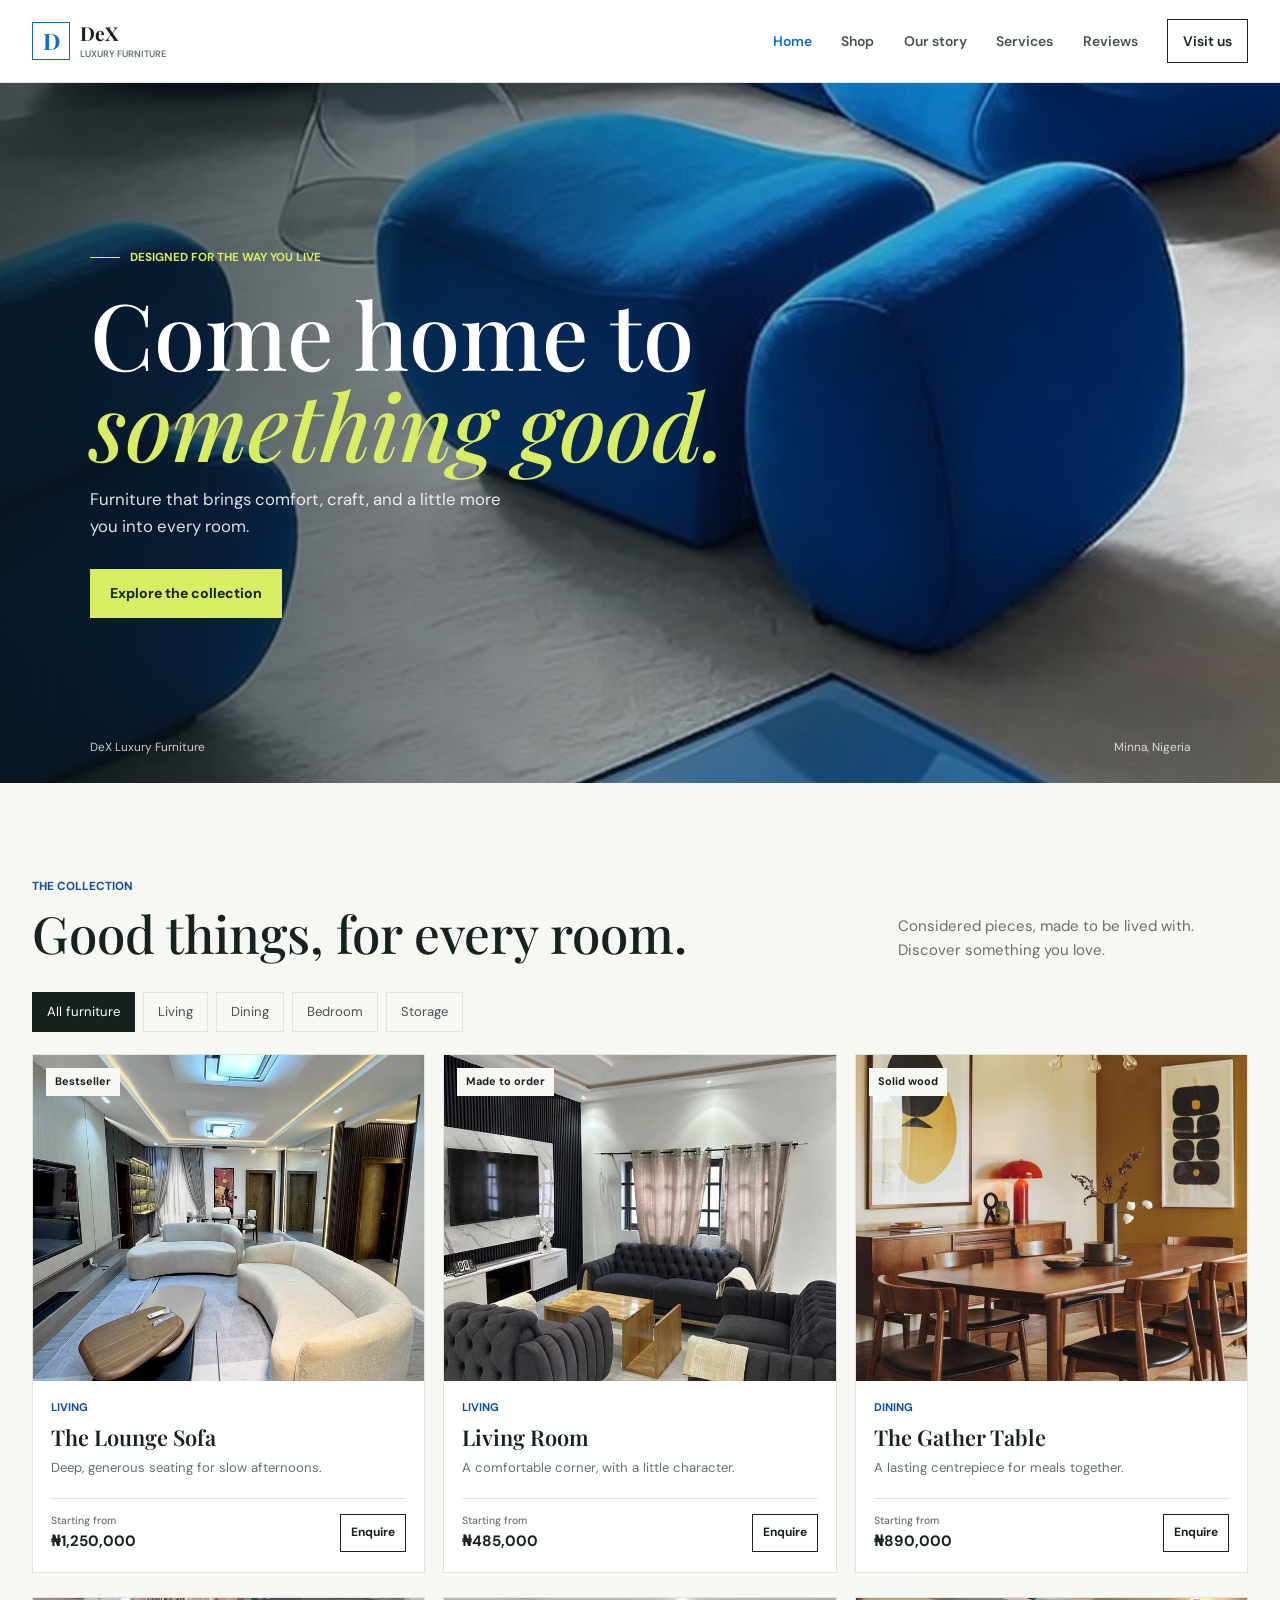
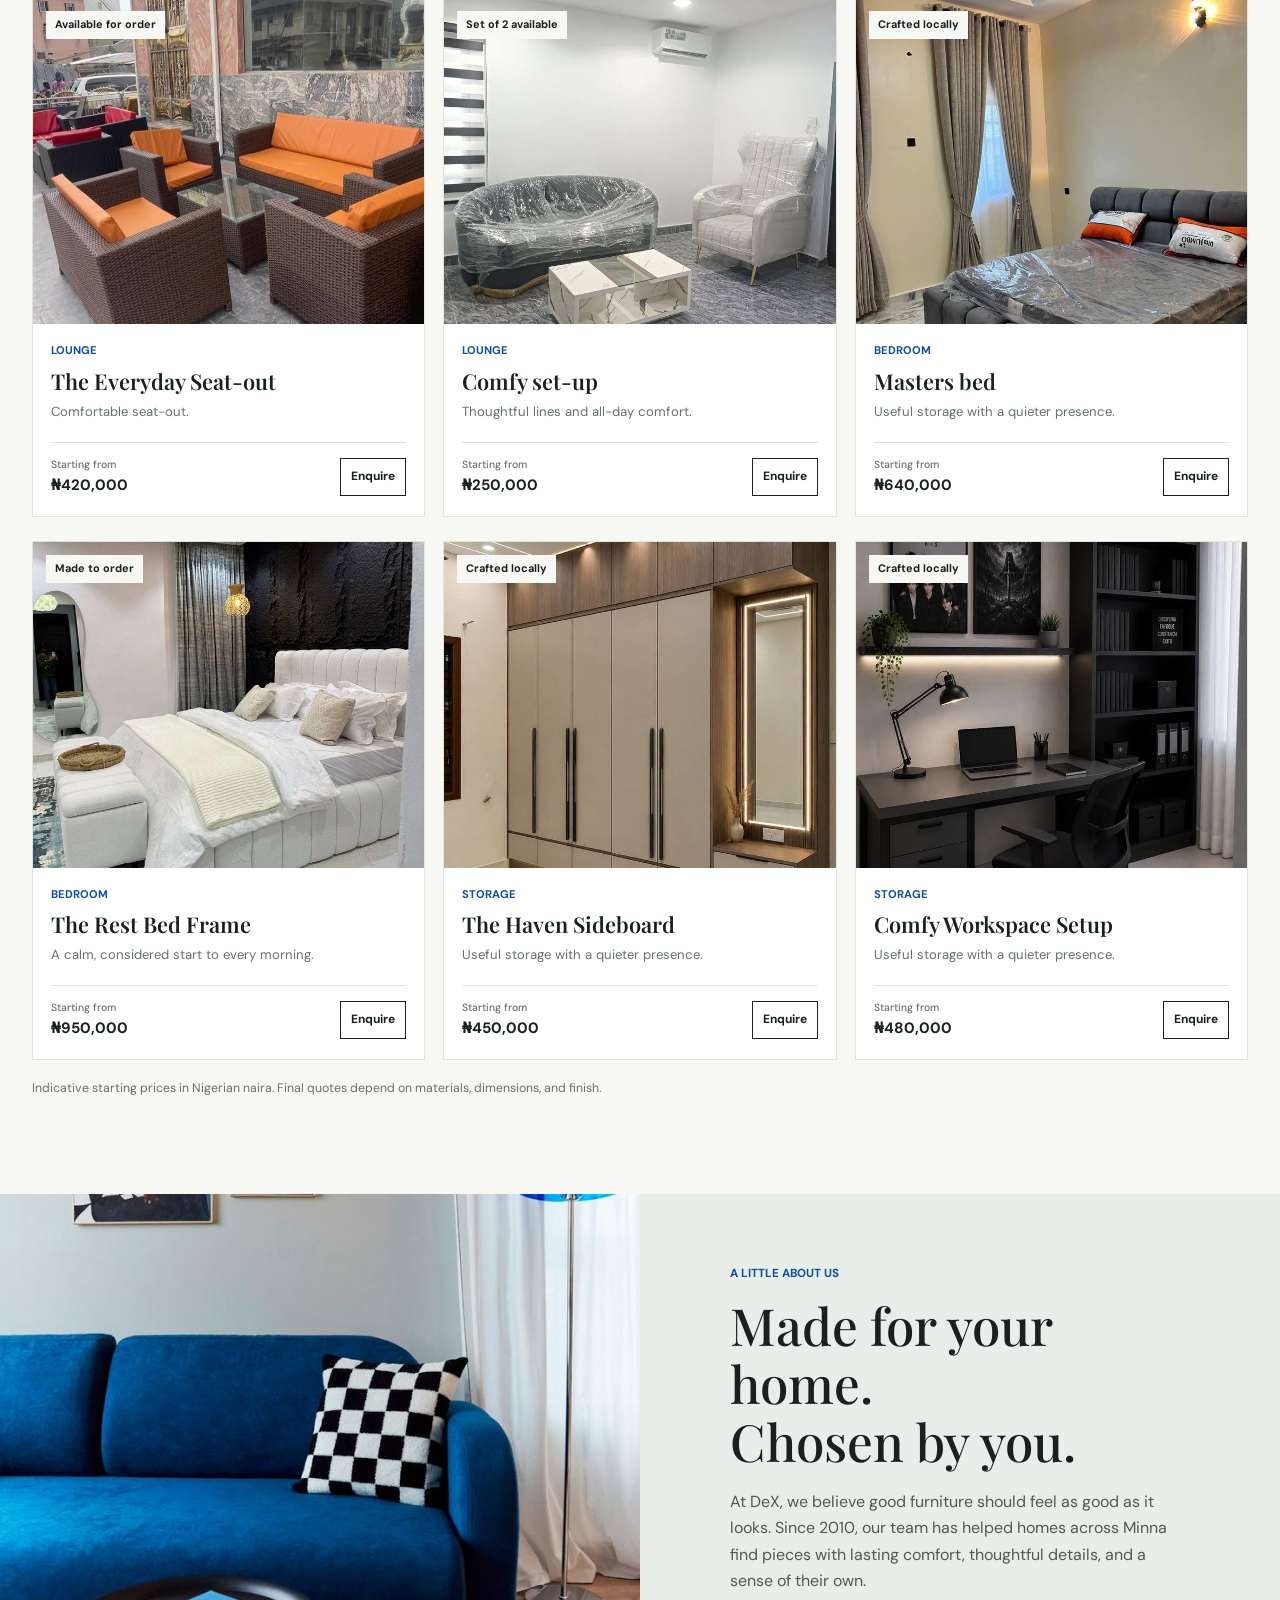
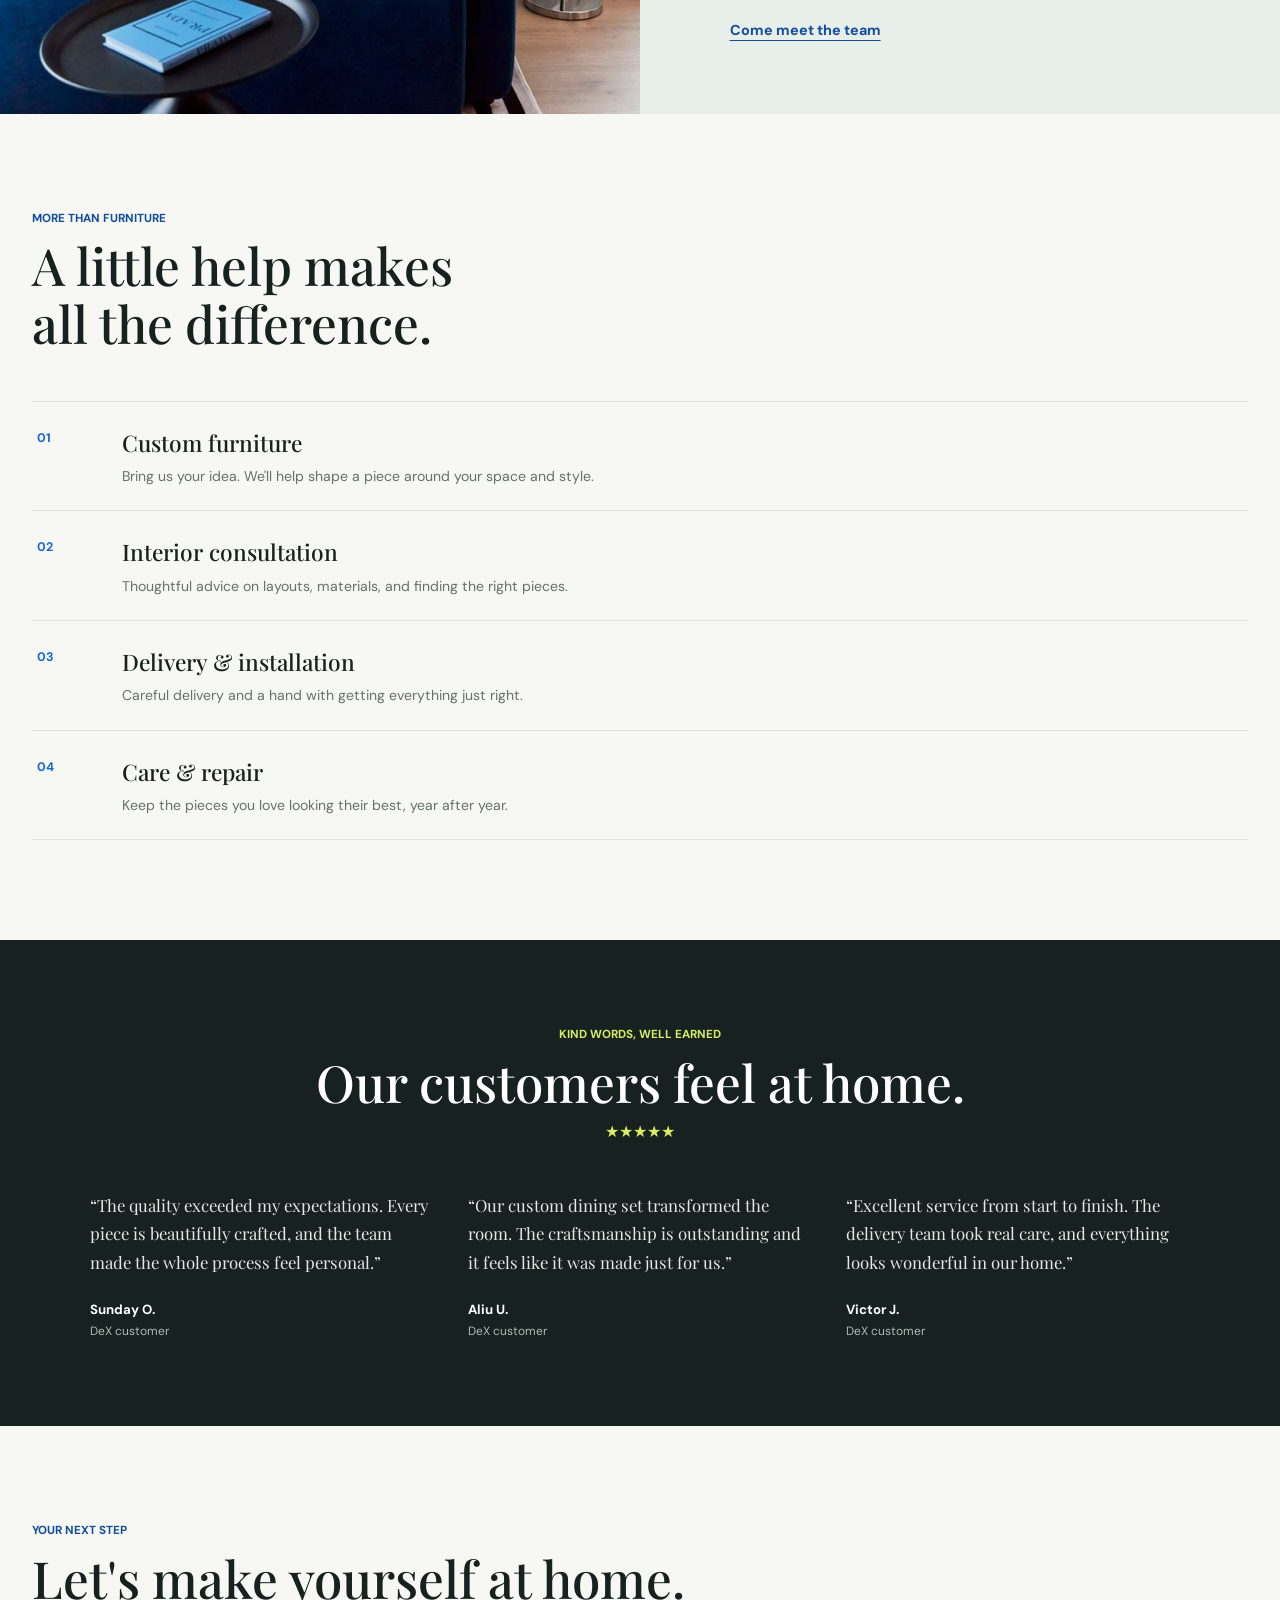
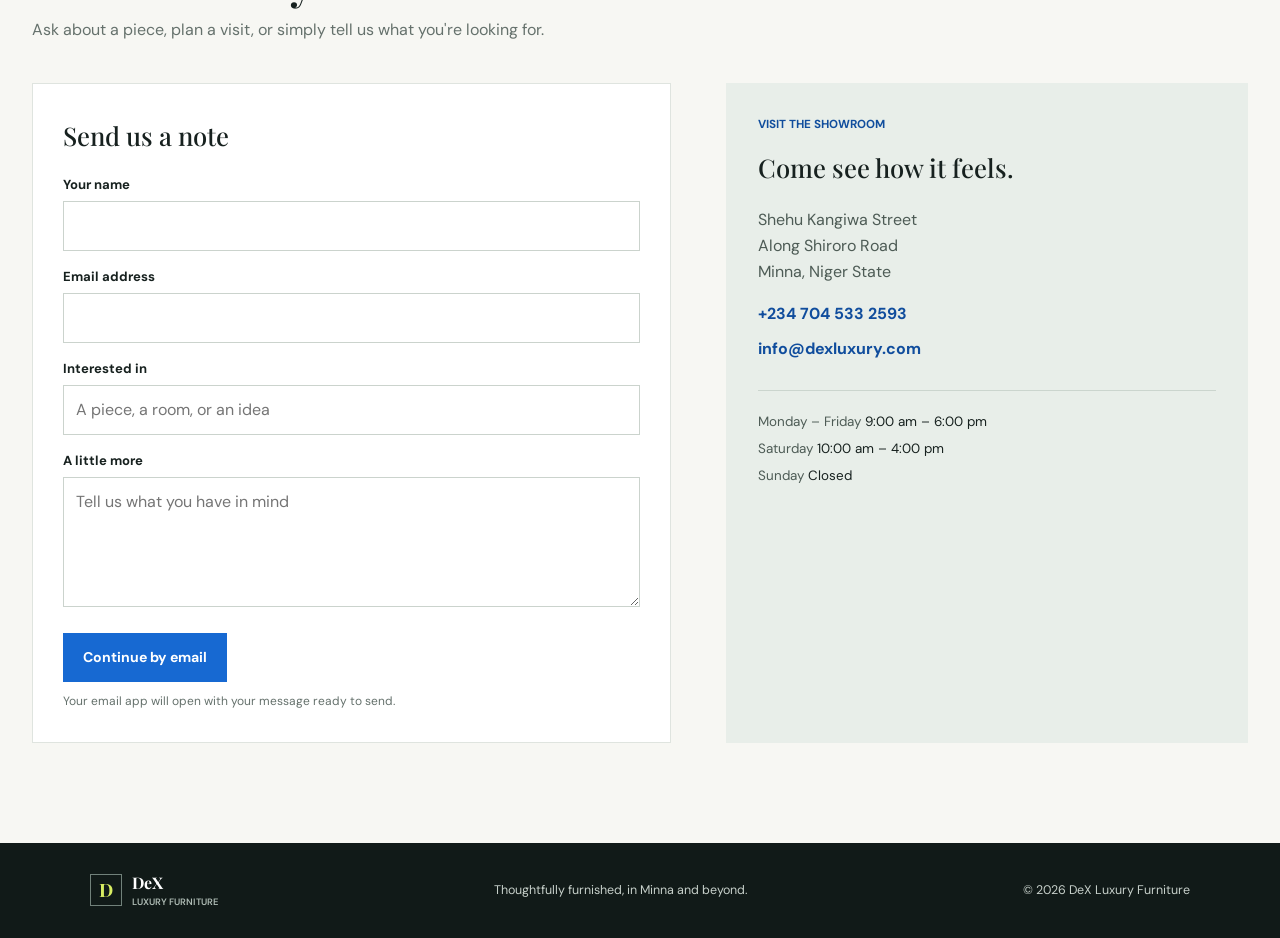
<file: index.html>
<!DOCTYPE html>
<html lang="en">
<head>
    <meta charset="UTF-8">
    <meta name="viewport" content="width=device-width, initial-scale=1.0">
    <meta name="description" content="Discover furniture for beautiful, comfortable living at DeX Luxury Furniture in Minna, Nigeria.">
    <meta name="theme-color" content="#17211f">
    <title>DeX Luxury Furniture | Furniture for Living</title>
    <link rel="stylesheet" href="store.css">
</head>
<body>
    <header class="site-header">
        <nav class="navbar" aria-label="Main navigation">
            <div class="nav-container">
                <a class="logo" href="#home" aria-label="DeX Luxury Furniture home"><span class="logo-mark">D</span><span>DeX <small>Luxury Furniture</small></span></a>
                <ul class="nav-links">
                    <li><a class="active" href="#home">Home</a></li>
                    <li><a href="#collection">Shop</a></li>
                    <li><a href="#about">Our story</a></li>
                    <li><a href="#services">Services</a></li>
                    <li><a href="#reviews">Reviews</a></li>
                    <li><a class="nav-visit" href="#contact">Visit us</a></li>
                </ul>
            </div>
        </nav>
    </header>

    <main>
        <section class="hero" id="home">
            <div class="hero-content">
                <p class="eyebrow"><span class="eyebrow-line"></span>Designed for the way you live</p>
                <h1>Come home to<br><em>something good.</em></h1>
                <p>Furniture that brings comfort, craft, and a little more you into every room.</p>
                <a href="#collection" class="cta-button">Explore the collection</a>
            </div>
            <div class="hero-caption"><span>DeX Luxury Furniture</span><span>Minna, Nigeria</span></div>
        </section>

        <section class="featured section-wrap" id="collection">
            <div class="section-heading">
                <div>
                    <p class="eyebrow eyebrow-dark">The collection</p>
                    <h2>Good things, for every room.</h2>
                </div>
                <p class="section-intro">Considered pieces, made to be lived with. Discover something you love.</p>
            </div>
            <div class="filter-bar" role="group" aria-label="Filter furniture by room">
                <button class="filter-button active" type="button" data-filter="all" aria-pressed="true">All furniture</button>
                <button class="filter-button" type="button" data-filter="living" aria-pressed="false">Living</button>
                <button class="filter-button" type="button" data-filter="dining" aria-pressed="false">Dining</button>
                <button class="filter-button" type="button" data-filter="bedroom" aria-pressed="false">Bedroom</button>
                <button class="filter-button" type="button" data-filter="storage" aria-pressed="false">Storage</button>
            </div>
            <div class="product-grid" id="productGrid" aria-live="polite"></div>
            <p class="price-note">Indicative starting prices in Nigerian naira. Final quotes depend on materials, dimensions, and finish.</p>
        </section>

        <section class="story-band" id="about">
            <div class="story-image" role="img" aria-label="A considered, comfortable living room"></div>
            <div class="story-copy">
                <p class="eyebrow eyebrow-dark">A little about us</p>
                <h2>Made for your home.<br>Chosen by you.</h2>
                <p>At DeX, we believe good furniture should feel as good as it looks. Since 2010, our team has helped homes across Minna find pieces with lasting comfort, thoughtful details, and a sense of their own.</p>
                <a href="#contact" class="text-link">Come meet the team</a>
            </div>
        </section>

        <section class="services-section section-wrap" id="services">
            <div class="section-heading">
                <div>
                    <p class="eyebrow eyebrow-dark">More than furniture</p>
                    <h2>A little help makes<br>all the difference.</h2>
                </div>
                <!-- <p class="section-intro">From the first sketch to the final placement, we're here to make the process feel easy.</p> -->
            </div>
            <div class="service-list">
                <article class="service-item"><span class="service-number">01</span><div><h3>Custom furniture</h3><p>Bring us your idea. We'll help shape a piece around your space and style.</p></div></article>
                <article class="service-item"><span class="service-number">02</span><div><h3>Interior consultation</h3><p>Thoughtful advice on layouts, materials, and finding the right pieces.</p></div></article>
                <article class="service-item"><span class="service-number">03</span><div><h3>Delivery &amp; installation</h3><p>Careful delivery and a hand with getting everything just right.</p></div></article>
                <article class="service-item"><span class="service-number">04</span><div><h3>Care &amp; repair</h3><p>Keep the pieces you love looking their best, year after year.</p></div></article>
            </div>
        </section>

        <section class="reviews-section" id="reviews">
            <div class="review-heading"><p class="eyebrow">Kind words, well earned</p><h2>Our customers feel at home.</h2><p>★★★★★</p></div>
            <div class="review-grid">
                <blockquote>“The quality exceeded my expectations. Every piece is beautifully crafted, and the team made the whole process feel personal.”<cite>Sunday O. <span>DeX customer</span></cite></blockquote>
                <blockquote>“Our custom dining set transformed the room. The craftsmanship is outstanding and it feels like it was made just for us.”<cite>Aliu U. <span>DeX customer</span></cite></blockquote>
                <blockquote>“Excellent service from start to finish. The delivery team took real care, and everything looks wonderful in our home.”<cite>Victor J. <span>DeX customer</span></cite></blockquote>
            </div>
        </section>

        <section class="contact-section section-wrap" id="contact">
            <div class="contact-heading"><p class="eyebrow eyebrow-dark">Your next step</p><h2>Let's make yourself at home.</h2><p>Ask about a piece, plan a visit, or simply tell us what you're looking for.</p></div>
            <div class="contact-content">
                <form action="https://formspree.io/f/xkjglbrw" method="post" class="contact-form" id="contactForm">
                    <h3>Send us a note</h3>
                    <label for="name">Your name</label>
                    <input id="name" name="name" type="text" autocomplete="name" required>
                    <label for="email">Email address</label>
                    <input id="email" name="email" type="email" autocomplete="email" required>
                    <label for="productInterest">Interested in</label>
                    <input id="productInterest" name="product" type="text" placeholder="A piece, a room, or an idea">
                    <label for="message">A little more</label>
                    <textarea id="message" name="message" rows="4" placeholder="Tell us what you have in mind"></textarea>
                    <button class="cta-button" type="submit">Continue by email</button>
                    <p class="form-note" id="formNote" role="status">Your email app will open with your message ready to send.</p>
                </form>
                <div class="showroom-info">
                    <p class="eyebrow eyebrow-dark">Visit the showroom</p>
                    <h3>Come see how it feels.</h3>
                    <p>Shehu Kangiwa Street<br>Along Shiroro Road<br>Minna, Niger State</p>
                    <a href="tel:+2347045332593">+234 704 533 2593</a>
                    <a href="mailto:info@dexluxury.com">info@dexluxury.com</a>
                    <p class="opening-hours">Monday – Friday <span>9:00 am – 6:00 pm</span><br>Saturday <span>10:00 am – 4:00 pm</span><br>Sunday <span>Closed</span></p>
                </div>
            </div>
        </section>
    </main>

    <footer>
        <a class="logo footer-logo" href="#home"><span class="logo-mark">D</span><span>DeX <small>Luxury Furniture</small></span></a>
        <p>Thoughtfully furnished, in Minna and beyond.</p>
        <p>&copy; 2026 DeX Luxury Furniture</p>
    </footer>

    <script src="script.js" defer></script>
</body>
</html>
</file>
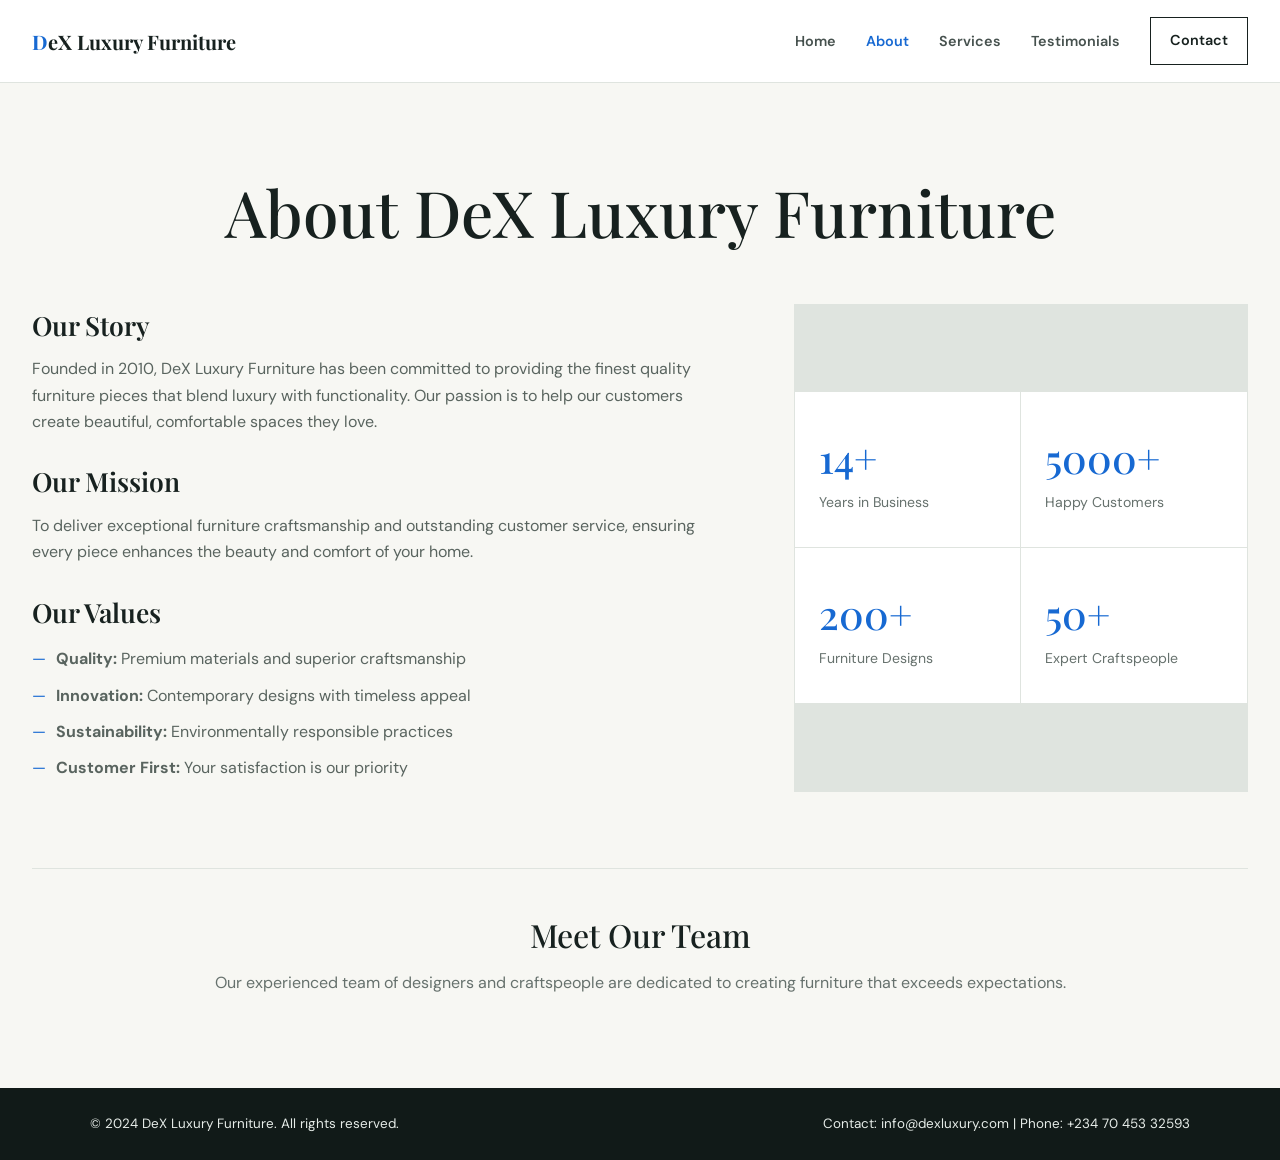
<file: about.html>
<!DOCTYPE html>
<html lang="en">
<head>
    <meta charset="UTF-8">
    <meta name="viewport" content="width=device-width, initial-scale=1.0">
    <title>About - DeX Luxury Furniture</title>
    <link rel="stylesheet" href="styles.css">
</head>
<body>
    <!-- Navigation Bar -->
    <nav class="navbar">
        <div class="nav-container">
            <div class="logo">DeX Luxury Furniture</div>
            <ul class="nav-links">
                <li><a href="index.html">Home</a></li>
                <li><a href="about.html" class="active">About</a></li>
                <li><a href="services.html">Services</a></li>
                <li><a href="testimonials.html">Testimonials</a></li>
                <li><a href="contact.html">Contact</a></li>
            </ul>
        </div>
    </nav>

    <!-- About Section -->
    <section class="about-section">
        <div class="about-container">
            <h1>About DeX Luxury Furniture</h1>
            
            <div class="about-content">
                <div class="about-text">
                    <h2>Our Story</h2>
                    <p>Founded in 2010, DeX Luxury Furniture has been committed to providing the finest quality furniture pieces that blend luxury with functionality. Our passion is to help our customers create beautiful, comfortable spaces they love.</p>
                    
                    <h2>Our Mission</h2>
                    <p>To deliver exceptional furniture craftsmanship and outstanding customer service, ensuring every piece enhances the beauty and comfort of your home.</p>
                    
                    <h2>Our Values</h2>
                    <ul class="values-list">
                        <li><strong>Quality:</strong> Premium materials and superior craftsmanship</li>
                        <li><strong>Innovation:</strong> Contemporary designs with timeless appeal</li>
                        <li><strong>Sustainability:</strong> Environmentally responsible practices</li>
                        <li><strong>Customer First:</strong> Your satisfaction is our priority</li>
                    </ul>
                </div>
                
                <div class="about-stats">
                    <div class="stat">
                        <h3>14+</h3>
                        <p>Years in Business</p>
                    </div>
                    <div class="stat">
                        <h3>5000+</h3>
                        <p>Happy Customers</p>
                    </div>
                    <div class="stat">
                        <h3>200+</h3>
                        <p>Furniture Designs</p>
                    </div>
                    <div class="stat">
                        <h3>50+</h3>
                        <p>Expert Craftspeople</p>
                    </div>
                </div>
            </div>

            <div class="team-section">
                <h2>Meet Our Team</h2>
                <p>Our experienced team of designers and craftspeople are dedicated to creating furniture that exceeds expectations.</p>
            </div>
        </div>
    </section>

    <!-- Footer -->
    <footer>
        <p>&copy; 2024 DeX Luxury Furniture. All rights reserved.</p>
        <p>Contact: info@dexluxury.com | Phone: +234 70 453 32593</p>
    </footer>

    <script src="script.js"></script>
</body>
</html>
</file>
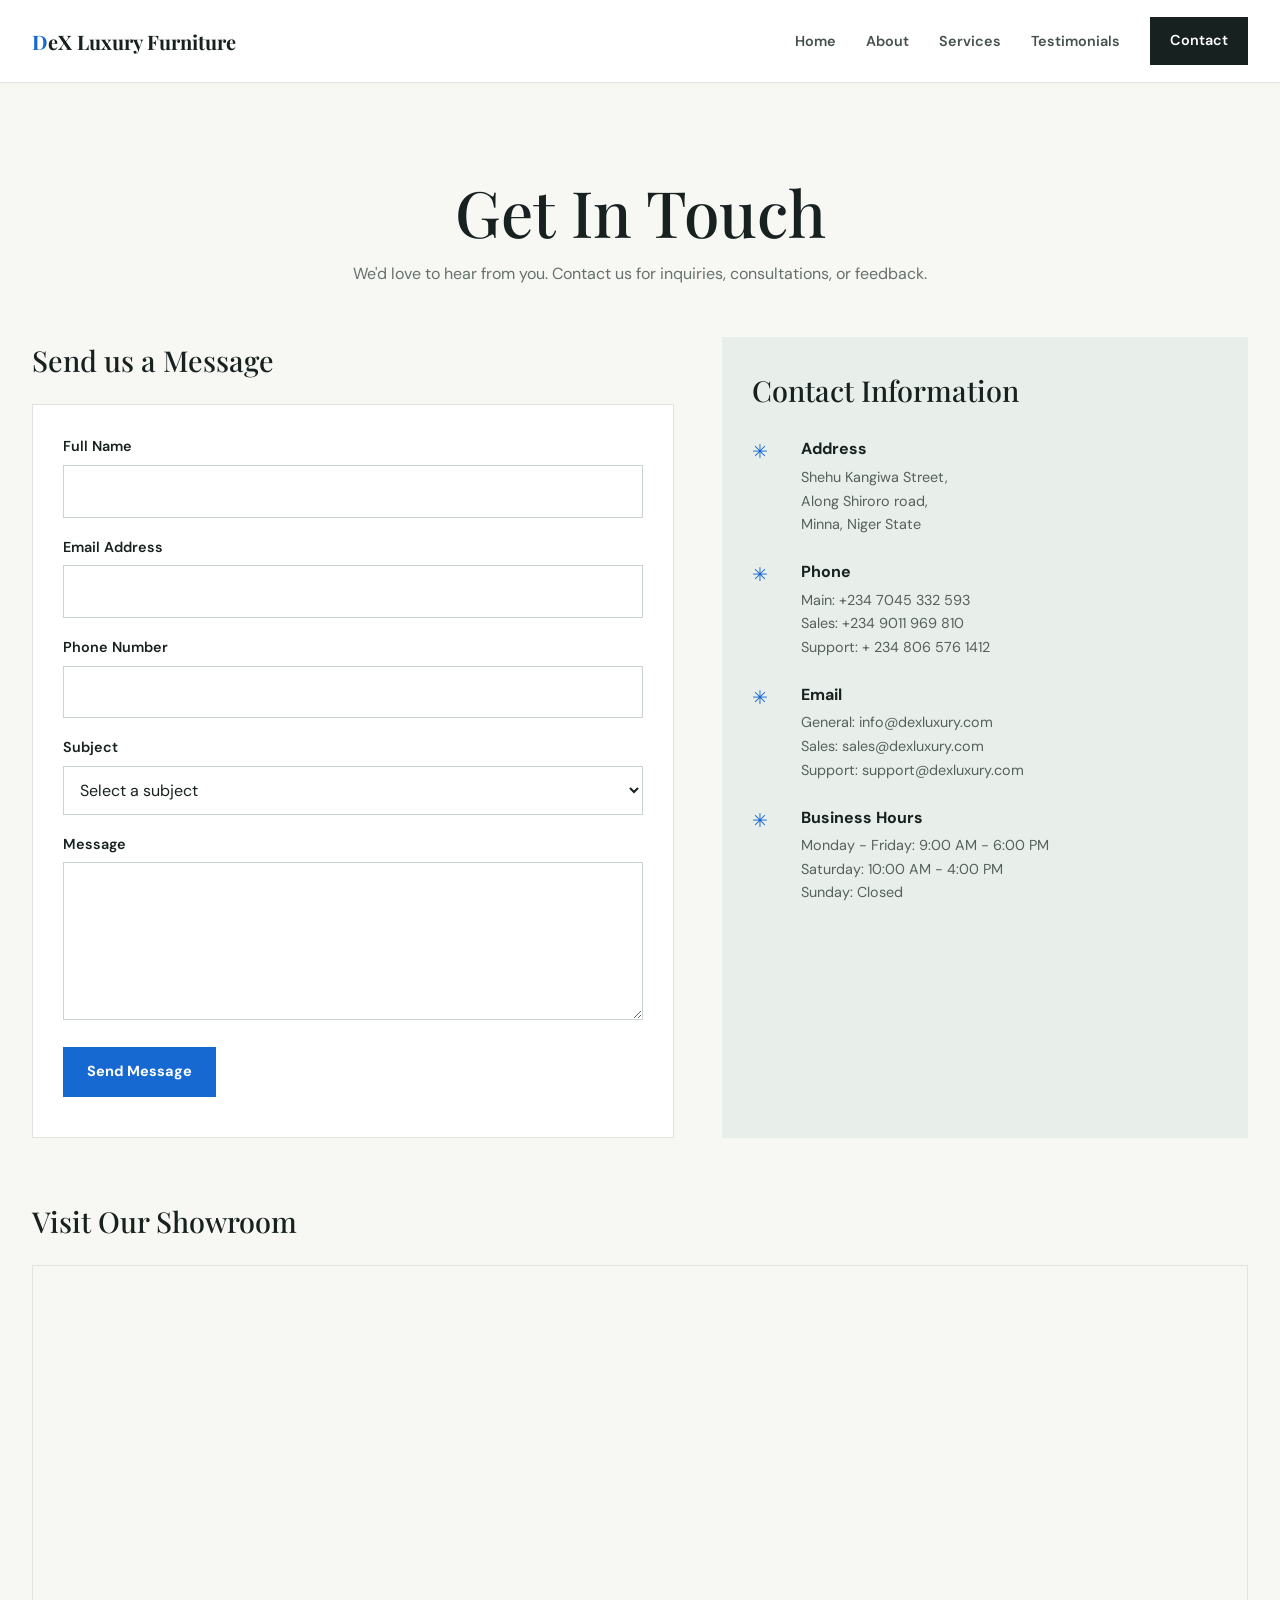
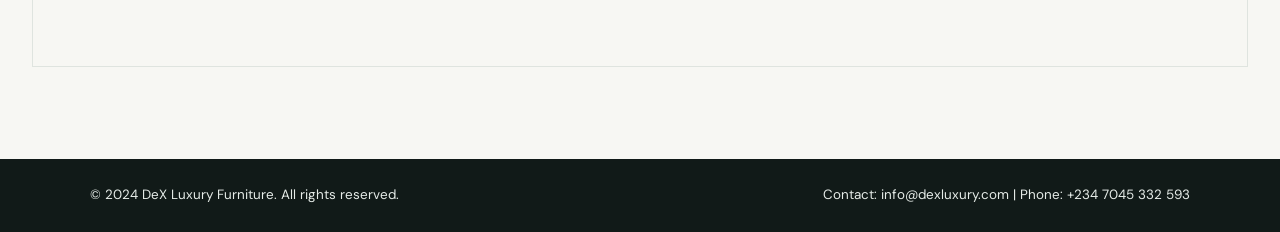
<file: contact.html>
<!DOCTYPE html>
<html lang="en">
<head>
    <meta charset="UTF-8">
    <meta name="viewport" content="width=device-width, initial-scale=1.0">
    <title>Contact - DeX Luxury Furniture</title>
    <link rel="stylesheet" href="styles.css">
</head>
<body>
    <!-- Navigation Bar -->
    <nav class="navbar">
        <div class="nav-container">
            <div class="logo">DeX Luxury Furniture</div>
            <ul class="nav-links">
                <li><a href="index.html">Home</a></li>
                <li><a href="about.html">About</a></li>
                <li><a href="services.html">Services</a></li>
                <li><a href="testimonials.html">Testimonials</a></li>
                <li><a href="contact.html" class="active">Contact</a></li>
            </ul>
        </div>
    </nav>

    <!-- Contact Section -->
    <section class="contact-section">
        <div class="contact-container">
            <h1>Get In Touch</h1>
            <p class="intro-text">We'd love to hear from you. Contact us for inquiries, consultations, or feedback.</p>
            
            <div class="contact-content">
                <!-- Contact Form -->
                <div class="contact-form-wrapper">
                    <h2>Send us a Message</h2>
                    <form action="https://formspree.io/f/xkjglbrw" method="post" class="contact-form" id="contactForm">
                        <div class="form-group">
                            <label for="name">Full Name</label>
                            <input type="text" id="name" name="name" required>
                        </div>
                        
                        <div class="form-group">
                            <label for="email">Email Address</label>
                            <input type="email" id="email" name="email" required>
                        </div>
                        
                        <div class="form-group">
                            <label for="phone">Phone Number</label>
                            <input type="tel" id="phone" name="phone">
                        </div>
                        
                        <div class="form-group">
                            <label for="subject">Subject</label>
                            <select id="subject" name="subject" required>
                                <option value="">Select a subject</option>
                                <option value="custom-order">Custom Order</option>
                                <option value="consultation">Interior Consultation</option>
                                <option value="delivery">Delivery & Installation</option>
                                <option value="maintenance">Maintenance & Repair</option>
                                <option value="general">General Inquiry</option>
                            </select>
                        </div>
                        
                        <div class="form-group">
                            <label for="message">Message</label>
                            <textarea id="message" name="message" rows="5" required></textarea>
                        </div>
                        
                        <button type="submit" class="cta-button">Send Message</button>
                        <p class="form-note" role="status" aria-live="polite"></p>
                    </form>
                </div>

                <!-- Contact Information -->
                <div class="contact-info-wrapper">
                    <h2>Contact Information</h2>
                    
                    <div class="contact-info-item">
                        <div class="info-icon"></div>
                        <div class="info-content">
                            <h3>Address</h3>
                            <p>Shehu Kangiwa Street,<br>Along Shiroro road,<br>Minna, Niger State</p>
                        </div>
                    </div>
                    
                    <div class="contact-info-item">
                        <div class="info-icon"></div>
                        <div class="info-content">
                            <h3>Phone</h3>
                            <p>Main: +234 7045 332 593<br>Sales: +234 9011 969 810<br>Support: + 234 806 576 1412</p>
                        </div>
                    </div>
                    
                    <div class="contact-info-item">
                        <div class="info-icon"></div>
                        <div class="info-content">
                            <h3>Email</h3>
                            <p>General: info@dexluxury.com<br>Sales: sales@dexluxury.com<br>Support: support@dexluxury.com</p>
                        </div>
                    </div>
                    
                    <div class="contact-info-item">
                        <div class="info-icon"></div>
                        <div class="info-content">
                            <h3>Business Hours</h3>
                            <p>Monday - Friday: 9:00 AM - 6:00 PM<br>Saturday: 10:00 AM - 4:00 PM<br>Sunday: Closed</p>
                        </div>
                    </div>
                </div>
            </div>

            <!-- Map Section -->
            <div class="map-section">
                <h2>Visit Our Showroom</h2>
                <div class="map-container">
                    <iframe src="https://www.google.com/maps/embed?pb=!1m18!1m12!1m3!1d3933.9690728519413!2d6.546945474141756!3d9.597931379825784!2m3!1f0!2f0!3f0!3m2!1i1024!2i768!4f13.1!3m3!1m2!1s0x104c71bc50509635%3A0xf764e535a52ba853!2sShehu%20Kangiwa%20Road%2C%20Minna%20South%2C%20Minna%20920101%2C%20Niger!5e0!3m2!1sen!2sng!4v1784108679229!5m2!1sen!2sng" width="800" height="600" style="border:0;" allowfullscreen="" loading="lazy" referrerpolicy="strict-origin-when-cross-origin"></iframe>
                </div>
            </div>
        </div>
    </section>

    <!-- Footer -->
    <footer>
        <p>&copy; 2024 DeX Luxury Furniture. All rights reserved.</p>
        <p>Contact: info@dexluxury.com | Phone: +234 7045 332 593</p>
    </footer>

    <script src="script.js"></script>
</body>
</html>
</file>
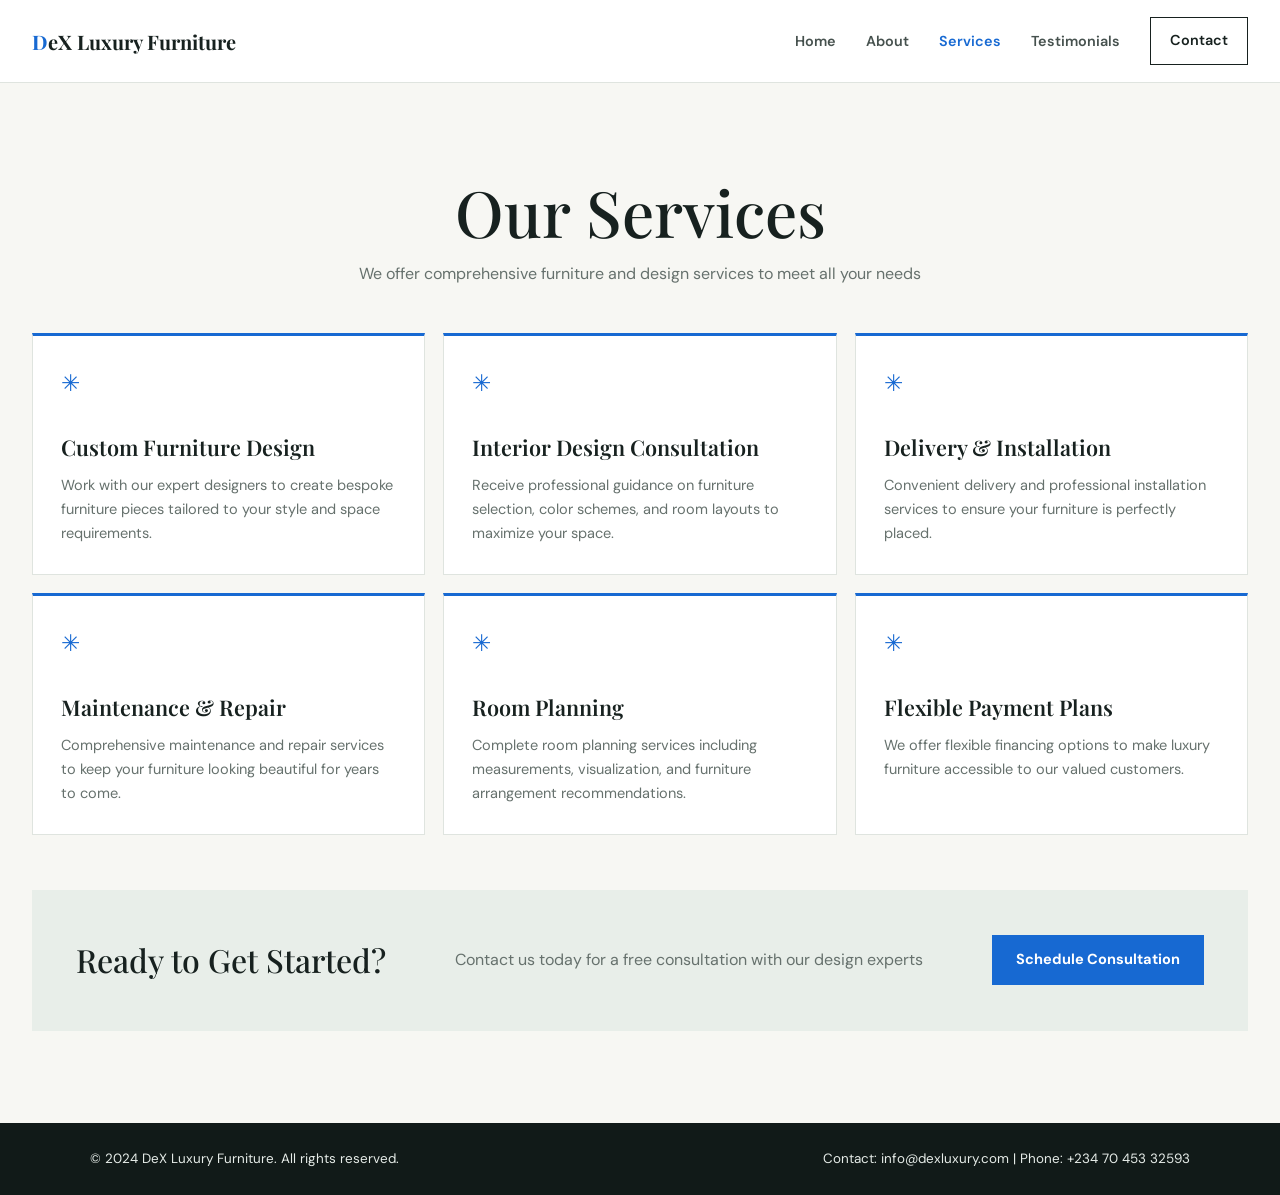
<file: services.html>
<!DOCTYPE html>
<html lang="en">
<head>
    <meta charset="UTF-8">
    <meta name="viewport" content="width=device-width, initial-scale=1.0">
    <title>Services - DeX Luxury Furniture</title>
    <link rel="stylesheet" href="styles.css">
</head>
<body>
    <!-- Navigation Bar -->
    <nav class="navbar">
        <div class="nav-container">
            <div class="logo">DeX Luxury Furniture</div>
            <ul class="nav-links">
                <li><a href="index.html">Home</a></li>
                <li><a href="about.html">About</a></li>
                <li><a href="services.html" class="active">Services</a></li>
                <li><a href="testimonials.html">Testimonials</a></li>
                <li><a href="contact.html">Contact</a></li>
            </ul>
        </div>
    </nav>

    <!-- Services Section -->
    <section class="services-section">
        <h1>Our Services</h1>
        <p class="intro-text">We offer comprehensive furniture and design services to meet all your needs</p>
        
        <div class="services-grid">
            <div class="service-card">
                <div class="service-icon"></div>
                <h3>Custom Furniture Design</h3>
                <p>Work with our expert designers to create bespoke furniture pieces tailored to your style and space requirements.</p>
            </div>
            
            <div class="service-card">
                <div class="service-icon"></div>
                <h3>Interior Design Consultation</h3>
                <p>Receive professional guidance on furniture selection, color schemes, and room layouts to maximize your space.</p>
            </div>
            
            <div class="service-card">
                <div class="service-icon"></div>
                <h3>Delivery & Installation</h3>
                <p>Convenient delivery and professional installation services to ensure your furniture is perfectly placed.</p>
            </div>
            
            <div class="service-card">
                <div class="service-icon"></div>
                <h3>Maintenance & Repair</h3>
                <p>Comprehensive maintenance and repair services to keep your furniture looking beautiful for years to come.</p>
            </div>
            
            <div class="service-card">
                <div class="service-icon"></div>
                <h3>Room Planning</h3>
                <p>Complete room planning services including measurements, visualization, and furniture arrangement recommendations.</p>
            </div>
            
            <div class="service-card">
                <div class="service-icon"></div>
                <h3>Flexible Payment Plans</h3>
                <p>We offer flexible financing options to make luxury furniture accessible to our valued customers.</p>
            </div>
        </div>

        <div class="service-cta">
            <h2>Ready to Get Started?</h2>
            <p>Contact us today for a free consultation with our design experts</p>
            <button class="cta-button" onclick="alert('Contact form coming soon! Email: info@dexluxury.com')">Schedule Consultation</button>
        </div>
    </section>

    <!-- Footer -->
    <footer>
        <p>&copy; 2024 DeX Luxury Furniture. All rights reserved.</p>
        <p>Contact: info@dexluxury.com | Phone: +234 70 453 32593</p>
    </footer>

    <script src="script.js"></script>
</body>
</html>
</file>
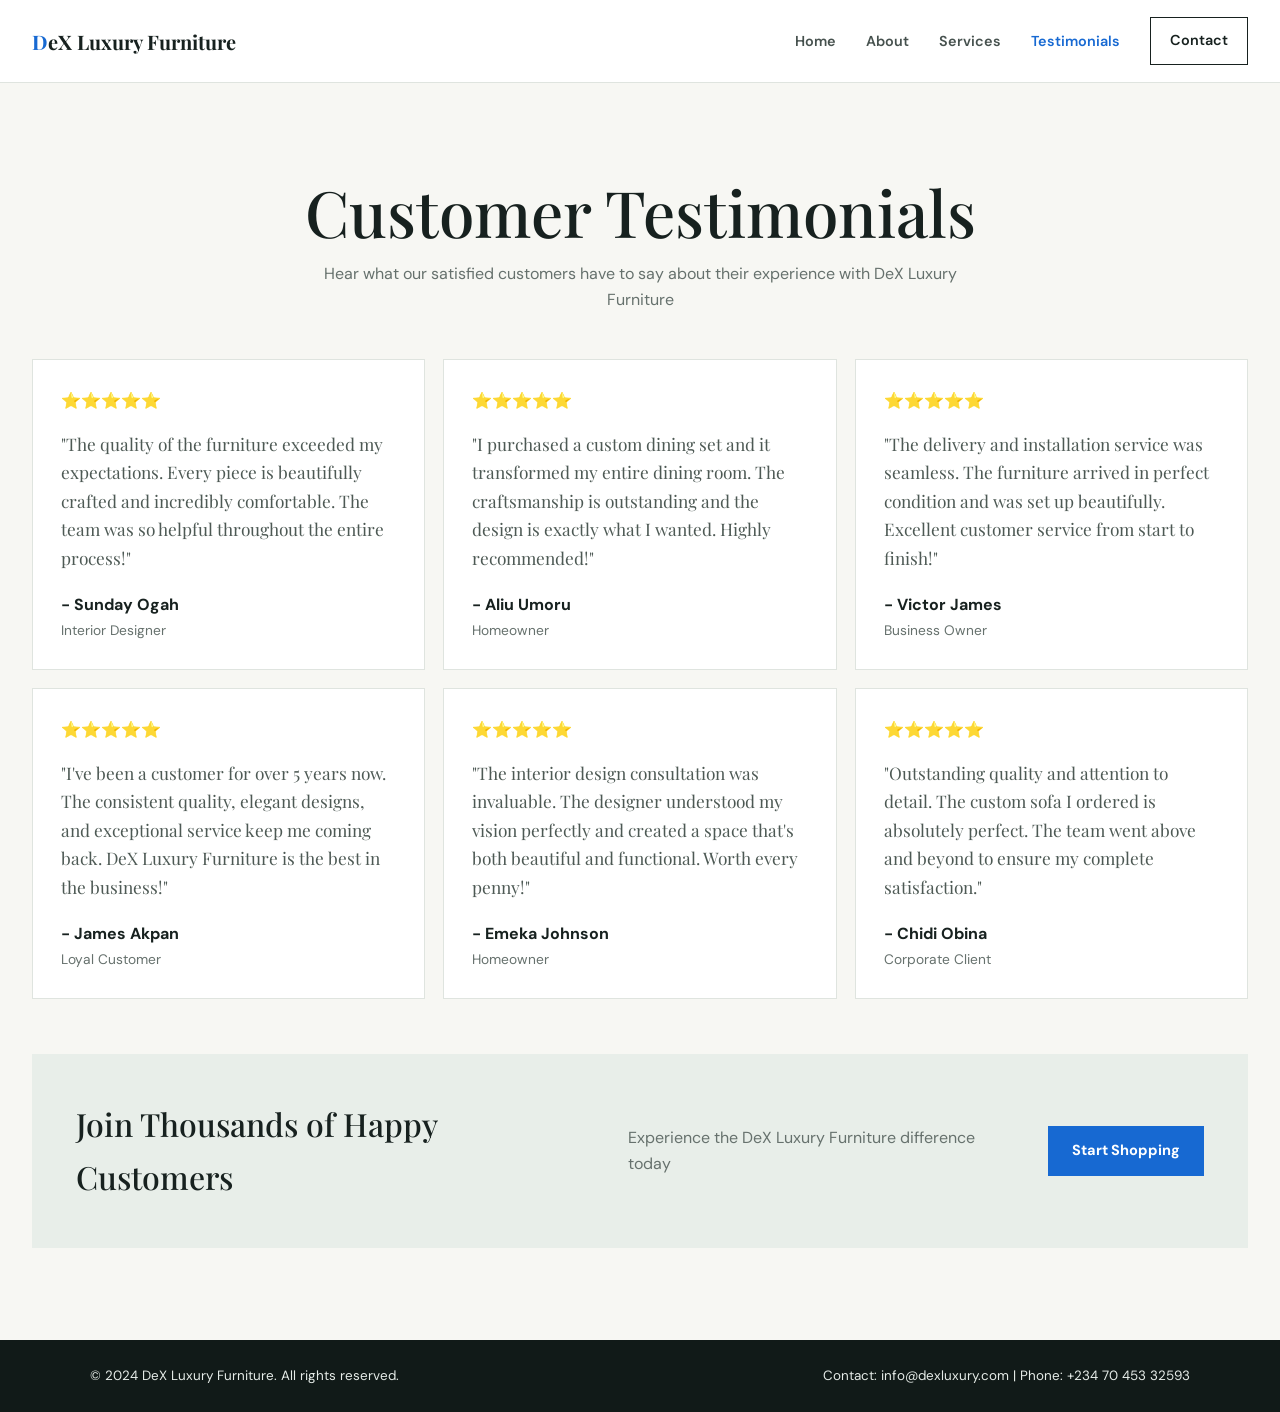
<file: testimonials.html>
<!DOCTYPE html>
<html lang="en">
<head>
    <meta charset="UTF-8">
    <meta name="viewport" content="width=device-width, initial-scale=1.0">
    <title>Testimonials - DeX Luxury Furniture</title>
    <link rel="stylesheet" href="styles.css">
</head>
<body>
    <!-- Navigation Bar -->
    <nav class="navbar">
        <div class="nav-container">
            <div class="logo">DeX Luxury Furniture</div>
            <ul class="nav-links">
                <li><a href="index.html">Home</a></li>
                <li><a href="about.html">About</a></li>
                <li><a href="services.html">Services</a></li>
                <li><a href="testimonials.html" class="active">Testimonials</a></li>
                <li><a href="contact.html">Contact</a></li>
            </ul>
        </div>
    </nav>

    <!-- Testimonials Section -->
    <section class="testimonials-section">
        <h1>Customer Testimonials</h1>
        <p class="intro-text">Hear what our satisfied customers have to say about their experience with DeX Luxury Furniture</p>
        
        <div class="testimonials-grid">
            <div class="testimonial-card">
                <div class="stars">⭐⭐⭐⭐⭐</div>
                <p class="testimonial-text">"The quality of the furniture exceeded my expectations. Every piece is beautifully crafted and incredibly comfortable. The team was so helpful throughout the entire process!"</p>
                <p class="customer-name">- Sunday Ogah</p>
                <p class="customer-role">Interior Designer</p>
            </div>
            
            <div class="testimonial-card">
                <div class="stars">⭐⭐⭐⭐⭐</div>
                <p class="testimonial-text">"I purchased a custom dining set and it transformed my entire dining room. The craftsmanship is outstanding and the design is exactly what I wanted. Highly recommended!"</p>
                <p class="customer-name">- Aliu Umoru</p>
                <p class="customer-role">Homeowner</p>
            </div>
            
            <div class="testimonial-card">
                <div class="stars">⭐⭐⭐⭐⭐</div>
                <p class="testimonial-text">"The delivery and installation service was seamless. The furniture arrived in perfect condition and was set up beautifully. Excellent customer service from start to finish!"</p>
                <p class="customer-name">- Victor James</p>
                <p class="customer-role">Business Owner</p>
            </div>
            
            <div class="testimonial-card">
                <div class="stars">⭐⭐⭐⭐⭐</div>
                <p class="testimonial-text">"I've been a customer for over 5 years now. The consistent quality, elegant designs, and exceptional service keep me coming back. DeX Luxury Furniture is the best in the business!"</p>
                <p class="customer-name">- James Akpan</p>
                <p class="customer-role">Loyal Customer</p>
            </div>
            
            <div class="testimonial-card">
                <div class="stars">⭐⭐⭐⭐⭐</div>
                <p class="testimonial-text">"The interior design consultation was invaluable. The designer understood my vision perfectly and created a space that's both beautiful and functional. Worth every penny!"</p>
                <p class="customer-name">- Emeka Johnson</p>
                <p class="customer-role">Homeowner</p>
            </div>
            
            <div class="testimonial-card">
                <div class="stars">⭐⭐⭐⭐⭐</div>
                <p class="testimonial-text">"Outstanding quality and attention to detail. The custom sofa I ordered is absolutely perfect. The team went above and beyond to ensure my complete satisfaction."</p>
                <p class="customer-name">- Chidi Obina</p>
                <p class="customer-role">Corporate Client</p>
            </div>
        </div>

        <div class="testimonial-cta">
            <h2>Join Thousands of Happy Customers</h2>
            <p>Experience the DeX Luxury Furniture difference today</p>
            <a href="index.html" class="cta-button">Start Shopping</a>
        </div>
    </section>

    <!-- Footer -->
    <footer>
        <p>&copy; 2024 DeX Luxury Furniture. All rights reserved.</p>
        <p>Contact: info@dexluxury.com | Phone: +234 70 453 32593</p>
    </footer>

    <script src="script.js"></script>
</body>
</html>
</file>
<file: store.css>
@import url('https://fonts.googleapis.com/css2?family=DM+Sans:wght@400;500;600;700&family=Playfair+Display:wght@500;600;700&display=swap');

:root {
    --ink: #17211f;
    --muted: #65716c;
    --paper: #f7f7f3;
    --white: #fff;
    --line: #dfe4df;
    --blue: #1769d2;
    --blue-dark: #104d9d;
    --lime: #d8ed62;
    --serif: 'Playfair Display', Georgia, serif;
    --sans: 'DM Sans', 'Segoe UI', sans-serif;
}

* { box-sizing: border-box; margin: 0; padding: 0; }
html { scroll-behavior: smooth; scroll-padding-top: 92px; }
body { background: var(--paper); color: var(--ink); font-family: var(--sans); line-height: 1.65; }
a { color: inherit; }
button, input, textarea { font: inherit; }
button { color: inherit; }
.site-header { position: sticky; top: 0; z-index: 10; background: rgba(255,255,255,.97); border-bottom: 1px solid var(--line); }
.nav-container { width: min(1320px, calc(100% - 64px)); min-height: 82px; margin: auto; display: flex; align-items: center; justify-content: space-between; gap: 28px; }
.logo { display: inline-flex; align-items: center; gap: 10px; color: var(--ink); font-family: var(--serif); font-size: 1.2rem; font-weight: 700; line-height: 1.1; text-decoration: none; white-space: nowrap; }
.logo small { display: block; margin-top: 5px; color: var(--muted); font-family: var(--sans); font-size: .58rem; font-weight: 600; letter-spacing: 0; text-transform: uppercase; }
.logo-mark { width: 38px; height: 38px; display: grid; place-items: center; border: 1px solid var(--blue); color: var(--blue); font-family: var(--serif); font-size: 1.4rem; }
.nav-links { display: flex; align-items: center; gap: clamp(15px, 2.3vw, 34px); list-style: none; }
.nav-links a { color: #46514e; font-size: .87rem; font-weight: 600; text-decoration: none; white-space: nowrap; transition: color .2s ease; }
.nav-links a:hover, .nav-links a.active { color: var(--blue); }
.nav-links .nav-visit { display: inline-flex; align-items: center; gap: 9px; padding: 10px 15px; border: 1px solid var(--ink); color: var(--ink); }
.nav-links .nav-visit:hover, .nav-links .nav-visit.active { background: var(--ink); color: white; }

.hero { position: relative; min-height: min(700px, 76vw); display: flex; align-items: center; padding: 84px max(7vw, calc((100% - 1320px) / 2)); overflow: hidden; color: white; background: linear-gradient(90deg, rgba(10,22,25,.76), rgba(10,22,25,.28) 56%, rgba(10,22,25,.03)), url('background.jpg') center 52% / cover no-repeat; }
.hero-content { max-width: 680px; animation: rise-in .75s ease both; }
.eyebrow { display: flex; align-items: center; gap: 10px; color: var(--lime); font-size: .73rem; font-weight: 700; letter-spacing: 0; text-transform: uppercase; }
.eyebrow-line { width: 30px; height: 1px; background: currentColor; }
.eyebrow-dark { color: var(--blue-dark); }
.hero h1 { margin: 20px 0 16px; font-family: var(--serif); font-size: clamp(3.6rem, 7.2vw, 6.5rem); font-weight: 500; line-height: .99; }
.hero h1 em { color: var(--lime); font-weight: 500; }
.hero-content > p:not(.eyebrow) { max-width: 440px; margin-bottom: 28px; color: rgba(255,255,255,.87); font-size: 1.05rem; }
.cta-button { min-height: 49px; display: inline-flex; align-items: center; justify-content: center; padding: 12px 19px; border: 1px solid var(--blue); border-radius: 0; background: var(--blue); color: white; cursor: pointer; font-size: .88rem; font-weight: 700; text-decoration: none; transition: background .2s ease, transform .2s ease; }
.cta-button:hover { transform: translateY(-2px); background: var(--blue-dark); }
.hero .cta-button { border-color: var(--lime); background: var(--lime); color: var(--ink); }
.hero .cta-button:hover { background: #e5f58e; }
.hero-caption { position: absolute; right: max(7vw, calc((100% - 1320px) / 2)); bottom: 25px; left: max(7vw, calc((100% - 1320px) / 2)); display: flex; justify-content: space-between; color: rgba(255,255,255,.78); font-size: .74rem; }

.section-wrap { width: min(1320px, calc(100% - 64px)); margin: auto; }
.featured { padding-top: 94px; padding-bottom: 95px; }
.section-heading { display: flex; align-items: end; justify-content: space-between; gap: 32px; margin-bottom: 28px; }
.section-heading h2, .story-copy h2, .services-section h2, .reviews-section h2, .contact-heading h2 { margin-top: 9px; font-family: var(--serif); font-size: clamp(2.35rem, 4vw, 3.7rem); font-weight: 500; line-height: 1.13; }
.section-intro { max-width: 350px; color: var(--muted); font-size: .94rem; }
.filter-bar { display: flex; gap: 8px; margin: 29px 0 22px; overflow-x: auto; }
.filter-button { flex: 0 0 auto; padding: 8px 14px; border: 1px solid var(--line); background: transparent; color: #46514e; cursor: pointer; font-size: .82rem; transition: background .2s, color .2s, border-color .2s; }
.filter-button:hover, .filter-button.active { border-color: var(--ink); background: var(--ink); color: white; }
.product-grid { display: grid; grid-template-columns: repeat(3, minmax(0, 1fr)); gap: 24px 18px; }
.product-card { overflow: hidden; border: 1px solid var(--line); background: white; animation: rise-in .35s ease both; }
.product-visual { position: relative; aspect-ratio: 1.2; overflow: hidden; background: #e2e8e3; }
.product-visual img { width: 100%; height: 100%; display: block; object-fit: cover; transition: transform .45s ease; }
.product-card:hover .product-visual img { transform: scale(1.035); }
.product-tag { position: absolute; top: 13px; left: 13px; padding: 5px 9px; background: var(--paper); color: var(--ink); font-size: .68rem; font-weight: 700; }
.product-info { padding: 17px 18px 18px; }
.product-category { color: var(--blue-dark); font-size: .7rem; font-weight: 700; text-transform: uppercase; }
.product-info h3 { margin: 3px 0 2px; font-family: var(--serif); font-size: 1.36rem; font-weight: 600; }
.product-description { min-height: 26px; color: var(--muted); font-size: .82rem; }
.product-bottom { display: flex; align-items: center; justify-content: space-between; gap: 12px; margin-top: 15px; padding-top: 13px; border-top: 1px solid var(--line); }
.product-price { font-size: .94rem; font-weight: 700; white-space: nowrap; }
.product-price small { display: block; color: var(--muted); font-size: .65rem; font-weight: 500; }
.enquire-button { padding: 8px 10px; border: 1px solid var(--ink); background: white; cursor: pointer; font-size: .75rem; font-weight: 700; white-space: nowrap; transition: background .2s, color .2s; }
.enquire-button:hover { background: var(--ink); color: white; }
.price-note { margin-top: 18px; color: var(--muted); font-size: .77rem; }

.story-band { display: grid; grid-template-columns: 1fr 1fr; min-height: 520px; background: #e8eee9; scroll-margin-top: 82px; }
.story-image { min-height: 460px; background: url('new.jpg') center 56% / cover no-repeat; }
.story-copy { align-self: center; max-width: 630px; padding: 65px clamp(38px, 7vw, 110px); }
.story-copy h2 { margin: 14px 0 18px; }
.story-copy > p:not(.eyebrow) { max-width: 490px; margin-bottom: 22px; color: #4d5b55; }
.text-link { color: var(--blue-dark); font-size: .9rem; font-weight: 700; text-decoration-thickness: 1px; text-underline-offset: 5px; }

.services-section { padding-top: 95px; padding-bottom: 100px; scroll-margin-top: 82px; }
.service-list { margin-top: 48px; border-top: 1px solid var(--line); }
.service-item { display: grid; grid-template-columns: 65px 1fr; align-items: center; gap: 20px; padding: 22px 5px; border-bottom: 1px solid var(--line); }
.service-number { align-self: start; padding-top: 4px; color: var(--blue); font-size: .78rem; font-weight: 700; }
.service-item h3 { font-family: var(--serif); font-size: 1.42rem; font-weight: 500; }
.service-item p { margin-top: 4px; color: var(--muted); font-size: .88rem; }

.reviews-section { padding: 85px max(7vw, calc((100% - 1320px) / 2)); background: var(--ink); color: white; scroll-margin-top: 82px; }
.review-heading { display: grid; justify-items: center; text-align: center; }
.review-heading h2 { margin: 9px 0 8px; }
.review-heading > p:last-child { color: var(--lime); letter-spacing: 0; }
.review-grid { display: grid; grid-template-columns: repeat(3, minmax(0, 1fr)); gap: 34px; margin-top: 45px; }
.review-grid blockquote { color: #e2e9e4; font-family: var(--serif); font-size: 1.05rem; line-height: 1.7; }
.review-grid cite { display: block; margin-top: 22px; color: white; font-family: var(--sans); font-size: .83rem; font-style: normal; font-weight: 700; }
.review-grid cite span { display: block; color: #aebbb4; font-size: .75rem; font-weight: 400; }

.contact-section { padding-top: 95px; padding-bottom: 100px; scroll-margin-top: 82px; }
.contact-heading { max-width: 660px; margin-bottom: 40px; }
.contact-heading h2 { margin-bottom: 9px; }
.contact-heading > p:last-child { color: var(--muted); }
.contact-content { display: grid; grid-template-columns: 1.1fr .9fr; gap: 55px; }
.contact-form { padding: 30px; border: 1px solid var(--line); background: white; }
.contact-form h3, .showroom-info h3 { margin-bottom: 18px; font-family: var(--serif); font-size: 1.6rem; font-weight: 500; }
.contact-form label { display: block; margin: 15px 0 5px; font-size: .82rem; font-weight: 700; }
.contact-form input, .contact-form textarea { width: 100%; padding: 11px 12px; border: 1px solid #cbd3cd; border-radius: 0; background: white; color: var(--ink); }
.contact-form input:focus, .contact-form textarea:focus { outline: 2px solid var(--blue); outline-offset: 1px; }
.contact-form .cta-button { margin-top: 18px; }
.form-note { margin-top: 10px; color: var(--muted); font-size: .75rem; }
.showroom-info { padding: 32px; background: #e8eee9; }
.showroom-info .eyebrow { margin-bottom: 12px; }
.showroom-info > p:not(.eyebrow) { margin: 15px 0; color: #4d5b55; }
.showroom-info > a { display: block; width: fit-content; margin-top: 9px; color: var(--blue-dark); font-weight: 700; text-decoration: none; }
.opening-hours { margin-top: 28px !important; padding-top: 18px; border-top: 1px solid #cbd5ce; font-size: .84rem; line-height: 2; }
.opening-hours span { color: var(--ink); }

footer { min-height: 95px; display: flex; align-items: center; justify-content: space-between; gap: 20px; padding: 18px max(7vw, calc((100% - 1320px) / 2)); background: #111a18; color: #c7d0ca; font-size: .78rem; }
footer p { margin: 0; }
.footer-logo { color: white; font-size: 1rem; }
.footer-logo small { color: #aebbb4; }
.footer-logo .logo-mark { width: 32px; height: 32px; border-color: #71817a; color: var(--lime); font-size: 1.15rem; }

@keyframes rise-in { from { opacity: 0; transform: translateY(18px); } to { opacity: 1; transform: translateY(0); } }
@media (max-width: 900px) {
    .nav-container { width: calc(100% - 40px); }
    .nav-links { gap: 16px; }
    .product-grid { grid-template-columns: repeat(2, minmax(0, 1fr)); }
    .story-band { min-height: 440px; }
    .story-copy { padding: 44px; }
}
@media (max-width: 640px) {
    html { scroll-padding-top: 112px; }
    .nav-container { width: calc(100% - 32px); min-height: auto; align-items: flex-start; flex-direction: column; gap: 12px; padding: 12px 0 10px; }
    .logo-mark { width: 34px; height: 34px; }
    .nav-links { width: 100%; min-width: 0; flex-wrap: wrap; justify-content: flex-start; gap: 5px 10px; overflow: visible; padding-bottom: 0; }
    .nav-links a { font-size: .78rem; }
    .nav-links .nav-visit { padding: 3px 0; border: 0; }
    .nav-links .nav-visit:hover, .nav-links .nav-visit.active { background: transparent; color: var(--blue); }
    .hero { min-height: 620px; padding: 60px 25px 80px; background-position: 58% center; }
    .hero h1 { font-size: clamp(3.4rem, 15vw, 4.7rem); }
    .hero-caption { right: 25px; left: 25px; }
    .section-wrap { width: calc(100% - 38px); }
    .featured, .services-section, .contact-section { padding-top: 66px; padding-bottom: 70px; }
    .section-heading { align-items: flex-start; flex-direction: column; gap: 12px; }
    .section-heading h2, .story-copy h2, .services-section h2, .reviews-section h2, .contact-heading h2 { font-size: 2.45rem; }
    .filter-bar { margin-top: 19px; }
    .product-grid { grid-template-columns: 1fr; gap: 16px; }
    .product-visual { aspect-ratio: 1.25; }
    .story-band { grid-template-columns: 1fr; }
    .story-image { min-height: 330px; }
    .story-copy { padding: 42px 25px 48px; }
    .service-list { margin-top: 29px; }
    .service-item { grid-template-columns: 34px 1fr; gap: 10px; padding: 19px 0; }
    .service-item h3 { font-size: 1.2rem; }
    .reviews-section { padding: 65px 25px; }
    .review-grid { grid-template-columns: 1fr; gap: 28px; margin-top: 33px; }
    .contact-content { grid-template-columns: 1fr; gap: 20px; }
    .contact-form, .showroom-info { padding: 23px; }
    footer { align-items: flex-start; flex-direction: column; padding: 23px 20px; }
}
@media (prefers-reduced-motion: reduce) {
    *, *::before, *::after { scroll-behavior: auto !important; animation-duration: .01ms !important; transition-duration: .01ms !important; }
}
</file>
<file: styles.css>
@import url('https://fonts.googleapis.com/css2?family=DM+Sans:wght@400;500;600;700&family=Playfair+Display:wght@500;600;700&display=swap');

:root {
    --ink: #17211f;
    --muted: #66716d;
    --paper: #f7f7f3;
    --white: #fff;
    --line: #dfe4df;
    --blue: #1769d2;
    --blue-dark: #104d9d;
    --lime: #d8ed62;
    --serif: 'Playfair Display', Georgia, serif;
    --sans: 'DM Sans', 'Segoe UI', sans-serif;
}

* { box-sizing: border-box; margin: 0; padding: 0; }
html { scroll-behavior: smooth; }
body { background: var(--paper); color: var(--ink); font-family: var(--sans); line-height: 1.65; }
a { color: inherit; }
button, input, select, textarea { font: inherit; }

.navbar { position: sticky; top: 0; z-index: 10; background: rgba(255,255,255,.97); border-bottom: 1px solid var(--line); }
.nav-container { width: min(1320px, calc(100% - 64px)); min-height: 82px; margin: auto; display: flex; align-items: center; justify-content: space-between; gap: 30px; }
.logo { color: var(--ink); font-family: var(--serif); font-size: 1.25rem; font-weight: 700; letter-spacing: 0; white-space: nowrap; }
.logo::first-letter { color: var(--blue); }
.nav-links { display: flex; align-items: center; gap: 30px; list-style: none; }
.nav-links a { color: #46514e; font-size: .9rem; font-weight: 600; text-decoration: none; transition: color .2s ease; }
.nav-links a:hover, .nav-links a.active { color: var(--blue); }
.nav-links li:last-child a { display: inline-block; padding: 11px 19px; border: 1px solid var(--ink); color: var(--ink); }
.nav-links li:last-child a:hover, .nav-links li:last-child a.active { background: var(--ink); color: white; }

.hero { min-height: min(720px, 77vw); display: flex; align-items: center; padding: 90px max(7vw, calc((100% - 1320px) / 2)); color: white; background: linear-gradient(90deg, rgba(12,22,26,.76), rgba(12,22,26,.18)), url('orthis.jpg') center 48% / cover no-repeat; }
.hero-content { max-width: 650px; animation: rise-in .75s ease both; }
.eyebrow { color: var(--lime); font-size: .76rem; font-weight: 700; letter-spacing: 0; text-transform: uppercase; }
.hero-content h1 { max-width: 650px; margin: 18px 0; font-family: var(--serif); font-size: clamp(3.3rem, 7vw, 6.4rem); font-weight: 500; line-height: 1.02; }
.hero-content p { max-width: 470px; margin-bottom: 30px; color: rgba(255,255,255,.86); font-size: 1.08rem; }
.cta-button { display: inline-flex; align-items: center; justify-content: center; min-height: 49px; padding: 12px 23px; border: 1px solid var(--blue); border-radius: 0; background: var(--blue); color: white; cursor: pointer; font-size: .91rem; font-weight: 700; text-decoration: none; transition: background .2s ease, transform .2s ease; }
.cta-button:hover { transform: translateY(-2px); background: var(--blue-dark); }
.hero .cta-button { border-color: var(--lime); background: var(--lime); color: var(--ink); }
.hero .cta-button:hover { background: #e5f58e; }
.text-link { color: var(--blue-dark); font-weight: 700; text-decoration-thickness: 1px; text-underline-offset: 5px; }

.featured, .about-section, .services-section, .testimonials-section, .contact-section { width: min(1320px, calc(100% - 64px)); margin: auto; padding: 92px 0; }
.section-heading { display: flex; align-items: end; justify-content: space-between; gap: 24px; margin-bottom: 34px; }
.section-heading h2, .featured h2 { font-family: var(--serif); font-size: clamp(2.15rem, 4vw, 3.4rem); font-weight: 500; line-height: 1.15; }
.section-heading p { max-width: 420px; color: var(--muted); }
.product-grid { display: grid; grid-template-columns: repeat(4, minmax(0, 1fr)); gap: 20px; }
.product-card { overflow: hidden; background: white; border: 1px solid var(--line); text-align: left; transition: transform .25s ease, box-shadow .25s ease; }
.product-card:hover { transform: translateY(-4px); box-shadow: 0 14px 30px rgba(23,33,31,.1); }
.product-image { height: 265px; background-color: #e6ebe7; background-position: center; background-size: cover; }
.product-card:nth-child(1) .product-image { background-image: url('new.jpg'); }
.product-card:nth-child(2) .product-image { background-image: url('background.jpg'); background-position: 54% 55%; }
.product-card:nth-child(3) .product-image { background: linear-gradient(145deg, #d2dfd8, #71867d); }
.product-card:nth-child(4) .product-image { background: linear-gradient(145deg, #d9e0e3, #818f99); }
.product-card h3 { padding: 18px 18px 3px; color: var(--ink); font-family: var(--serif); font-size: 1.3rem; font-weight: 600; }
.product-card p { padding: 0 18px 20px; color: var(--muted); font-size: .88rem; }

.story-band { display: grid; grid-template-columns: 1fr 1fr; min-height: 460px; background: #e8eee9; }
.story-image { min-height: 420px; background: url('new.jpg') center 58% / cover no-repeat; }
.story-copy { align-self: center; max-width: 590px; padding: 72px clamp(36px, 7vw, 110px); }
.story-copy h2 { margin: 13px 0 16px; font-family: var(--serif); font-size: clamp(2.3rem, 4vw, 3.6rem); font-weight: 500; line-height: 1.12; }
.story-copy p { margin-bottom: 24px; color: #4d5b55; }
.cta-section { display: flex; align-items: center; justify-content: space-between; gap: 30px; padding: 65px max(7vw, calc((100% - 1320px) / 2)); background: var(--ink); color: white; }
.cta-section h2 { font-family: var(--serif); font-size: clamp(2rem, 4vw, 3rem); font-weight: 500; line-height: 1.2; }
.cta-section p { margin-top: 8px; color: #c6d0ca; }
.cta-section .cta-button { flex-shrink: 0; border-color: var(--lime); background: var(--lime); color: var(--ink); }

.about-container h1, .services-section h1, .testimonials-section h1, .contact-container h1 { margin-bottom: 12px; font-family: var(--serif); font-size: clamp(2.6rem, 5vw, 4rem); font-weight: 500; line-height: 1.15; }
.about-container > h1, .services-section > h1, .testimonials-section > h1, .contact-container > h1 { text-align: center; }
.intro-text { max-width: 660px; margin: 0 auto 46px; color: var(--muted); text-align: center; }
.about-content { display: grid; grid-template-columns: 1.2fr .8fr; gap: 80px; margin: 55px 0 76px; }
.about-text h2 { margin: 25px 0 9px; font-family: var(--serif); font-size: 1.65rem; font-weight: 600; }
.about-text h2:first-child { margin-top: 0; }
.about-text p, .values-list { color: #59645f; }
.values-list { margin-top: 12px; list-style: none; }
.values-list li { margin: 10px 0; padding-left: 22px; }
.values-list li::before { content: '—'; margin-left: -22px; padding-right: 10px; color: var(--blue); }
.about-stats { display: grid; grid-template-columns: repeat(2, 1fr); align-content: center; gap: 1px; background: var(--line); border: 1px solid var(--line); }
.stat { min-height: 155px; display: flex; flex-direction: column; justify-content: center; padding: 24px; background: white; }
.stat h3 { color: var(--blue); font-family: var(--serif); font-size: 2.5rem; font-weight: 500; }
.stat p { color: var(--muted); font-size: .88rem; }
.team-section { padding-top: 40px; border-top: 1px solid var(--line); text-align: center; }
.team-section h2 { margin-bottom: 8px; font-family: var(--serif); font-size: 2rem; font-weight: 500; }
.team-section p { color: var(--muted); }

.services-grid, .testimonials-grid { display: grid; grid-template-columns: repeat(3, minmax(0, 1fr)); gap: 18px; }
.service-card, .testimonial-card { padding: 28px; border: 1px solid var(--line); background: white; text-align: left; }
.service-card { min-height: 220px; border-top: 3px solid var(--blue); }
.service-icon { margin-bottom: 28px; color: var(--blue); font-size: 1.45rem; }
.service-icon::before { content: '✳'; }
.service-card h3 { margin-bottom: 8px; font-family: var(--serif); font-size: 1.35rem; font-weight: 600; }
.service-card p { color: var(--muted); font-size: .91rem; }
.service-cta, .testimonial-cta { display: flex; align-items: center; justify-content: space-between; gap: 28px; margin-top: 55px; padding: 44px; background: #e8eee9; }
.service-cta h2, .testimonial-cta h2 { font-family: var(--serif); font-size: 2rem; font-weight: 500; }
.service-cta p, .testimonial-cta p { color: var(--muted); }
.testimonial-card { min-height: 260px; }
.stars { margin-bottom: 15px; color: #bd8b22; font-size: 1rem; letter-spacing: 0; }
.testimonial-text { margin-bottom: 20px; color: #4d5954; font-family: var(--serif); font-size: 1.08rem; line-height: 1.65; }
.customer-name { font-weight: 700; }
.customer-role { color: var(--muted); font-size: .86rem; }
.testimonial-cta a { flex-shrink: 0; }

.contact-content { display: grid; grid-template-columns: 1.1fr .9fr; gap: 48px; margin-top: 50px; }
.contact-form-wrapper h2, .contact-info-wrapper h2, .map-section h2 { margin-bottom: 20px; font-family: var(--serif); font-size: 1.8rem; font-weight: 500; }
.contact-form { padding: 30px; background: white; border: 1px solid var(--line); }
.form-note { margin-top: 10px; color: var(--muted); font-size: .85rem; }
.form-group { margin-bottom: 18px; }
.form-group label { display: block; margin-bottom: 6px; font-size: .9rem; font-weight: 600; }
.form-group input, .form-group select, .form-group textarea { width: 100%; padding: 12px; border: 1px solid #cbd3cd; border-radius: 0; background: white; color: var(--ink); }
.form-group input:focus, .form-group select:focus, .form-group textarea:focus { outline: 2px solid var(--blue); outline-offset: 1px; }
.contact-info-wrapper { padding: 30px; background: #e8eee9; }
.contact-info-item { display: flex; gap: 17px; margin: 22px 0; }
.info-icon { width: 32px; flex: 0 0 32px; color: var(--blue); font-size: 1.2rem; }
.info-icon::before { content: '✳'; }
.info-content h3 { margin-bottom: 3px; font-size: 1rem; }
.info-content p { color: #56615b; font-size: .9rem; }
.map-section { margin-top: 60px; }
.map-container { overflow: hidden; border: 1px solid var(--line); }
.map-container iframe { display: block; width: 100%; height: 400px; }

footer { display: flex; justify-content: space-between; gap: 20px; padding: 25px max(7vw, calc((100% - 1320px) / 2)); background: #111a18; color: #e6ece8; font-size: .84rem; }
footer p { margin: 0; }

@keyframes rise-in { from { opacity: 0; transform: translateY(18px); } to { opacity: 1; transform: translateY(0); } }

@media (max-width: 900px) {
    .nav-container { width: min(100% - 40px, 1320px); min-height: 74px; }
    .nav-links { gap: 16px; }
    .product-grid { grid-template-columns: repeat(2, minmax(0, 1fr)); }
    .services-grid, .testimonials-grid { grid-template-columns: repeat(2, minmax(0, 1fr)); }
    .about-content { gap: 36px; }
}

@media (max-width: 640px) {
    .nav-container { width: calc(100% - 32px); min-height: auto; flex-direction: column; align-items: flex-start; gap: 8px; padding: 14px 0; }
    .nav-links { width: 100%; justify-content: space-between; gap: 6px; overflow-x: auto; }
    .nav-links a { font-size: .76rem; white-space: nowrap; }
    .nav-links li:last-child a { padding: 7px 10px; }
    .hero { min-height: 610px; padding: 70px 26px; background-position: 57% center; }
    .hero-content h1 { font-size: clamp(3rem, 15vw, 4.5rem); }
    .featured, .about-section, .services-section, .testimonials-section, .contact-section { width: calc(100% - 36px); padding: 62px 0; }
    .section-heading { align-items: flex-start; flex-direction: column; }
    .product-grid, .services-grid, .testimonials-grid { grid-template-columns: 1fr; }
    .product-image { height: 280px; }
    .story-band { grid-template-columns: 1fr; }
    .story-image { min-height: 330px; }
    .story-copy { padding: 46px 26px; }
    .cta-section, .service-cta, .testimonial-cta { align-items: flex-start; flex-direction: column; padding: 38px 24px; }
    .about-content, .contact-content { grid-template-columns: 1fr; gap: 38px; }
    .about-stats { gap: 1px; }
    .stat { min-height: 130px; padding: 16px; }
    .stat h3 { font-size: 2rem; }
    .contact-form, .contact-info-wrapper { padding: 22px; }
    .map-container iframe { height: 320px; }
    footer { flex-direction: column; padding: 24px 20px; }
}

@media (prefers-reduced-motion: reduce) {
    *, *::before, *::after { scroll-behavior: auto !important; animation-duration: .01ms !important; transition-duration: .01ms !important; }
}
</file>
